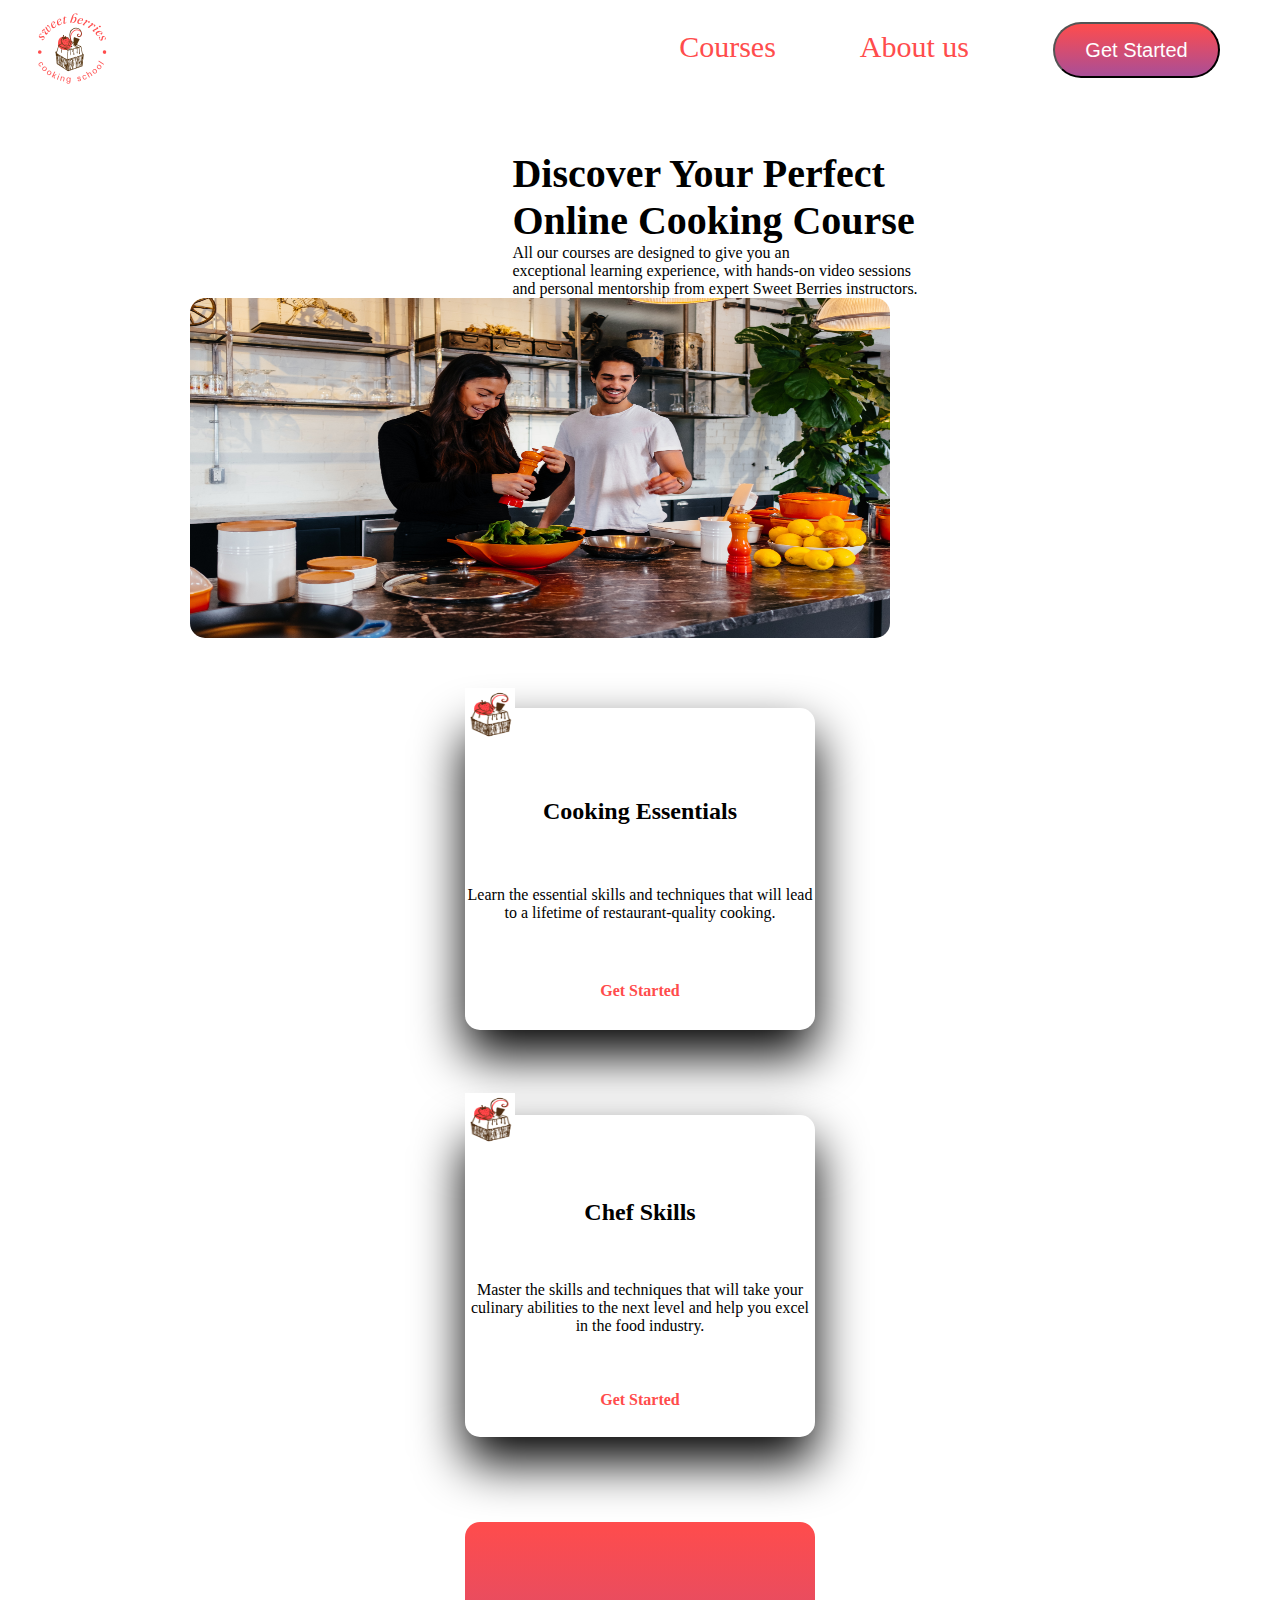
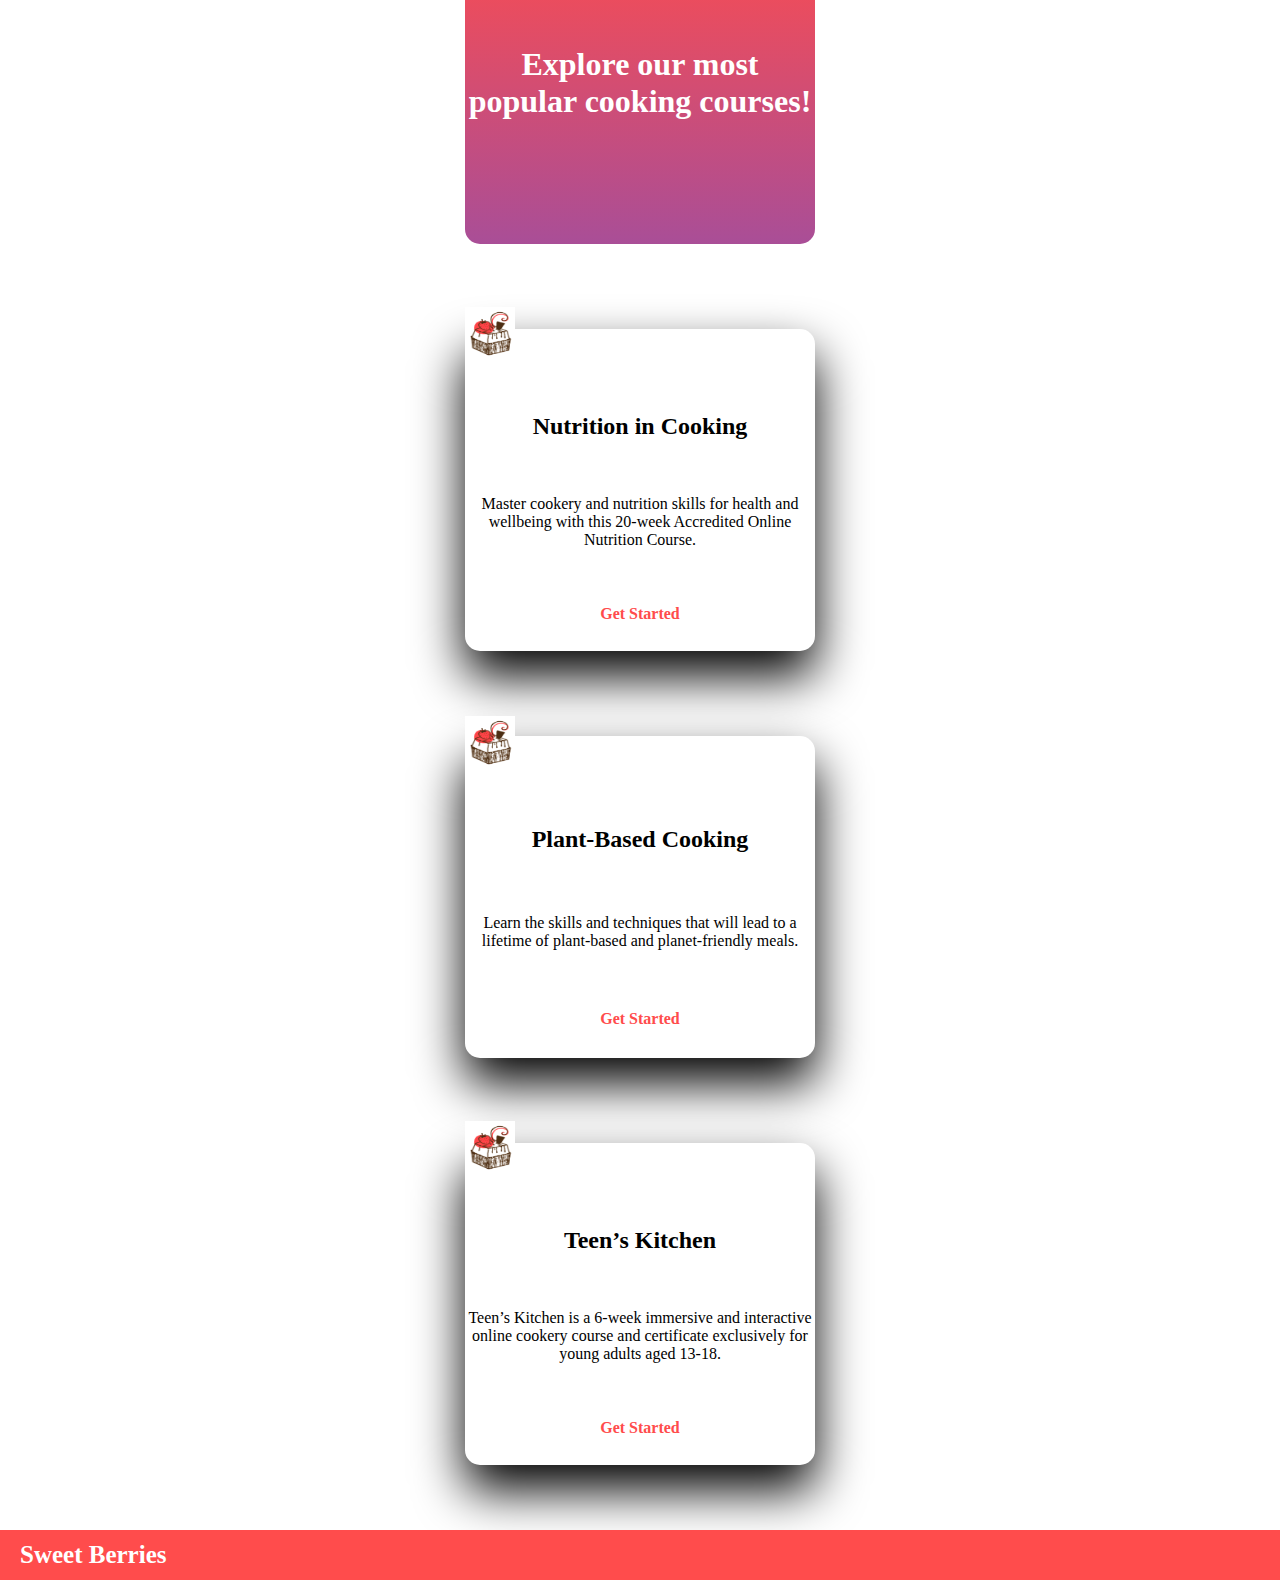
<file: index.html>
<!DOCTYPE html>
<html>

<head>
  <meta charset="utf-8">
  <meta name="viewport" content="width=device-width">
  <title>Sweet Berries Cooking School</title>
  <link href="style.css" rel="stylesheet" type="text/css" />
</head>

<body>
  <div class="gridcontainer">
    <div class="header">
        <img src="assets/logo.png">
          <div class="menu">
         <!-- <p class="burger">&#9776;</p>-->
            <label class="burger" for="menuchk">&#9776;</label>
            <input type="checkbox" id="menuchk">
          <nav>
              <a href="#">Courses</a>
              <a href="#">About us</a>
              <a href="registration.html"><button>Get Started</button></a>
          </nav>
          </div>
    </div>
    <div class="main">
        <div class="main-left">
              <h1>Discover Your Perfect<br>Online Cooking Course</h1>
              <p>All our courses are designed to give you an<br> exceptional learning experience, with hands-on video sessions<br> and personal mentorship from expert Sweet Berries instructors.</p>
        </div>
   
        <img src="assets/banner.jpg">
    </div>
      
    <div class="lowermain">
      <div class="recipe-card">
        <img src="assets/cake.png">
        <h2><strong>Cooking Essentials</strong></h2>
        <p>Learn the essential skills and techniques that will lead to a lifetime of restaurant-quality cooking.</p>
        <a href="#"><strong>Get Started</strong></a>
      </div>
      <div class="recipe-card">
        <img src="assets/cake.png">
        <h2><strong>Chef Skills</strong></h2>
        <p>Master the skills and techniques that will take your culinary abilities to the next level and help you excel in the food industry.</p>
        <a href="#"><strong>Get Started</strong></a>
      </div>
      <div class="recipe-card1">
        <h1><strong>Explore our most popular cooking courses!</strong></h1>
      </div>
      <div class="recipe-card">
        <img src="assets/cake.png">
        <h2><strong>Nutrition in Cooking</strong></h2>
        <p>Master cookery and nutrition skills for health and wellbeing with this 20-week Accredited Online Nutrition Course.</p>
        <a href="#"><strong>Get Started</strong></a>
      </div>
      <div class="recipe-card">
        <img src="assets/cake.png">
        <h2><strong>Plant-Based Cooking</strong></h2>
        <p>Learn the skills and techniques that will lead to a lifetime of plant-based and planet-friendly meals.</p>
        <a href="#"><strong>Get Started</strong></a>
      </div>
      <div class="recipe-card">
        <img src="assets/cake.png">
        <h2><strong>Teen’s Kitchen</strong></h2>
        <p>Teen’s Kitchen is a 6-week immersive and interactive online cookery course and certificate exclusively for young adults aged 13-18.</p>
        <a href="#"><strong>Get Started</strong></a>
      </div>
    </div>
    <div class="footer">
      <p><strong>Sweet Berries</strong></p>
    </div>
    
  </div>
  
 
</body>

</html>
</file>
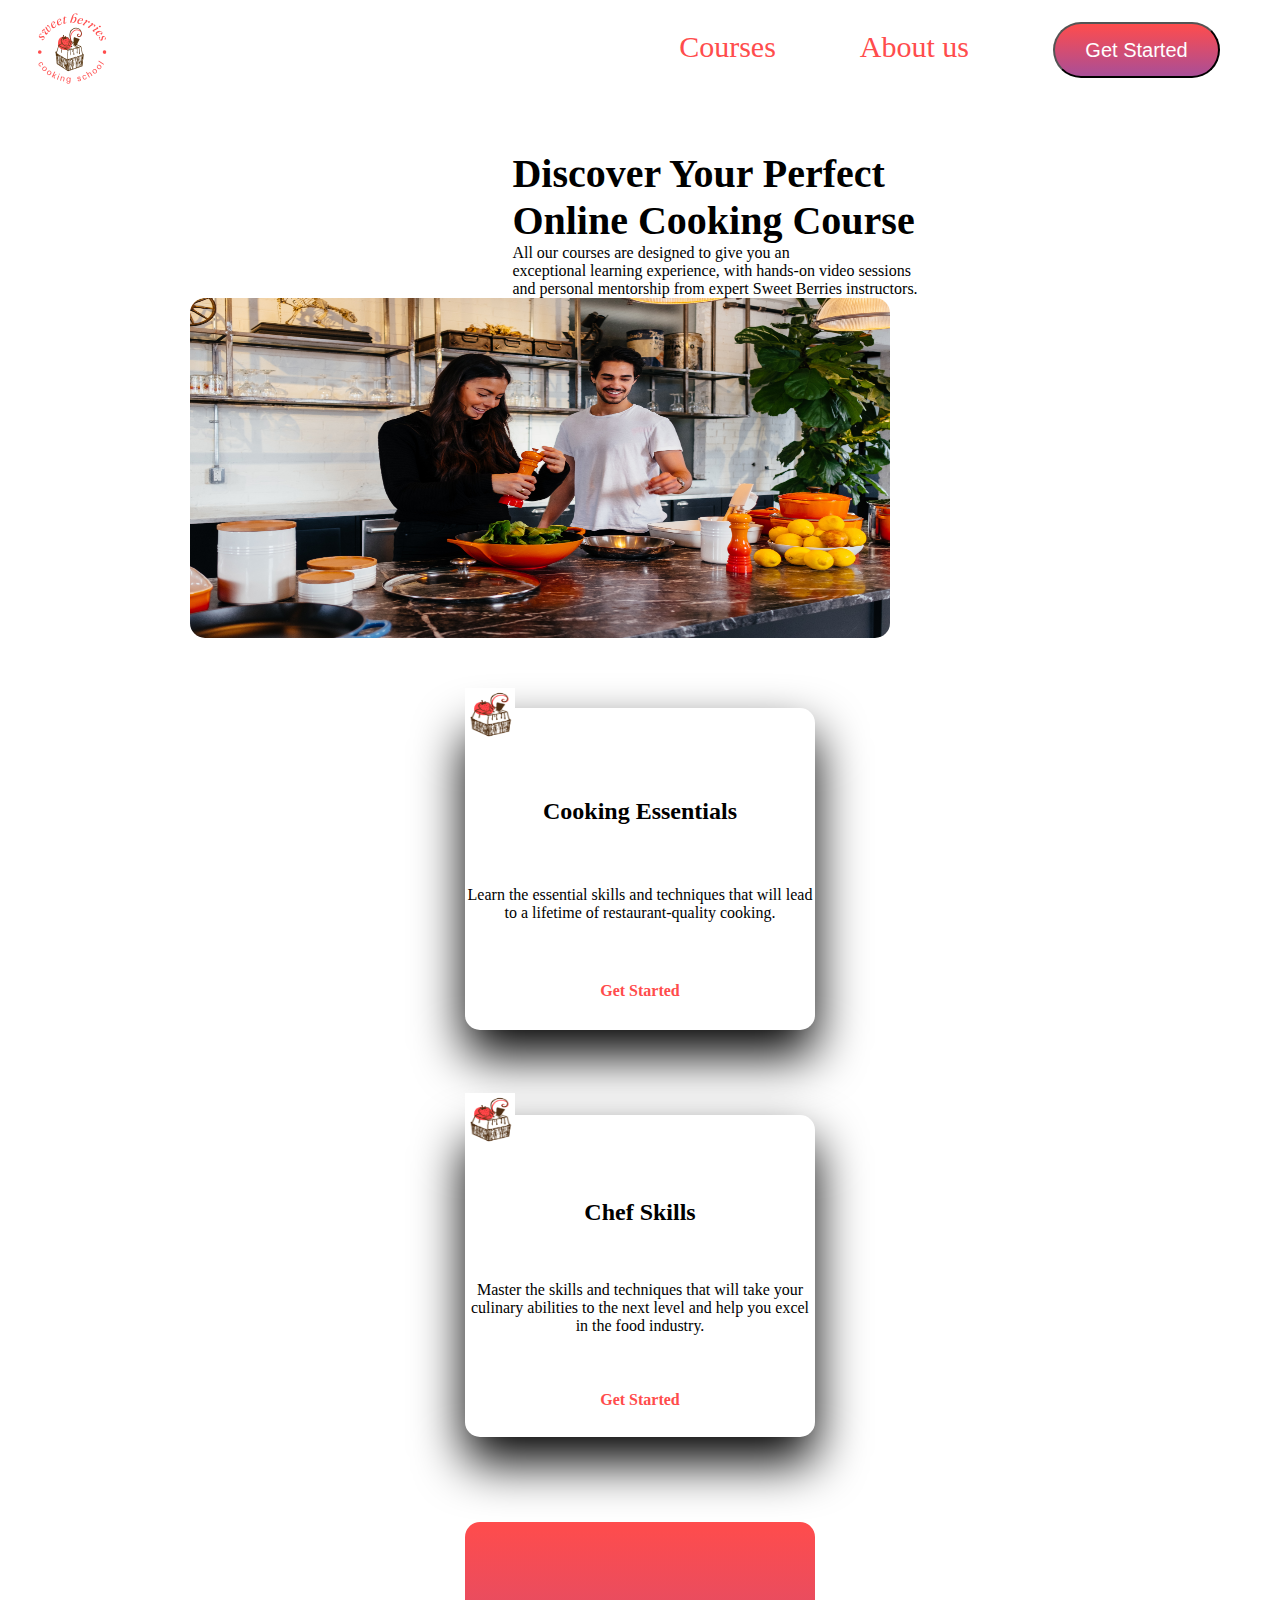
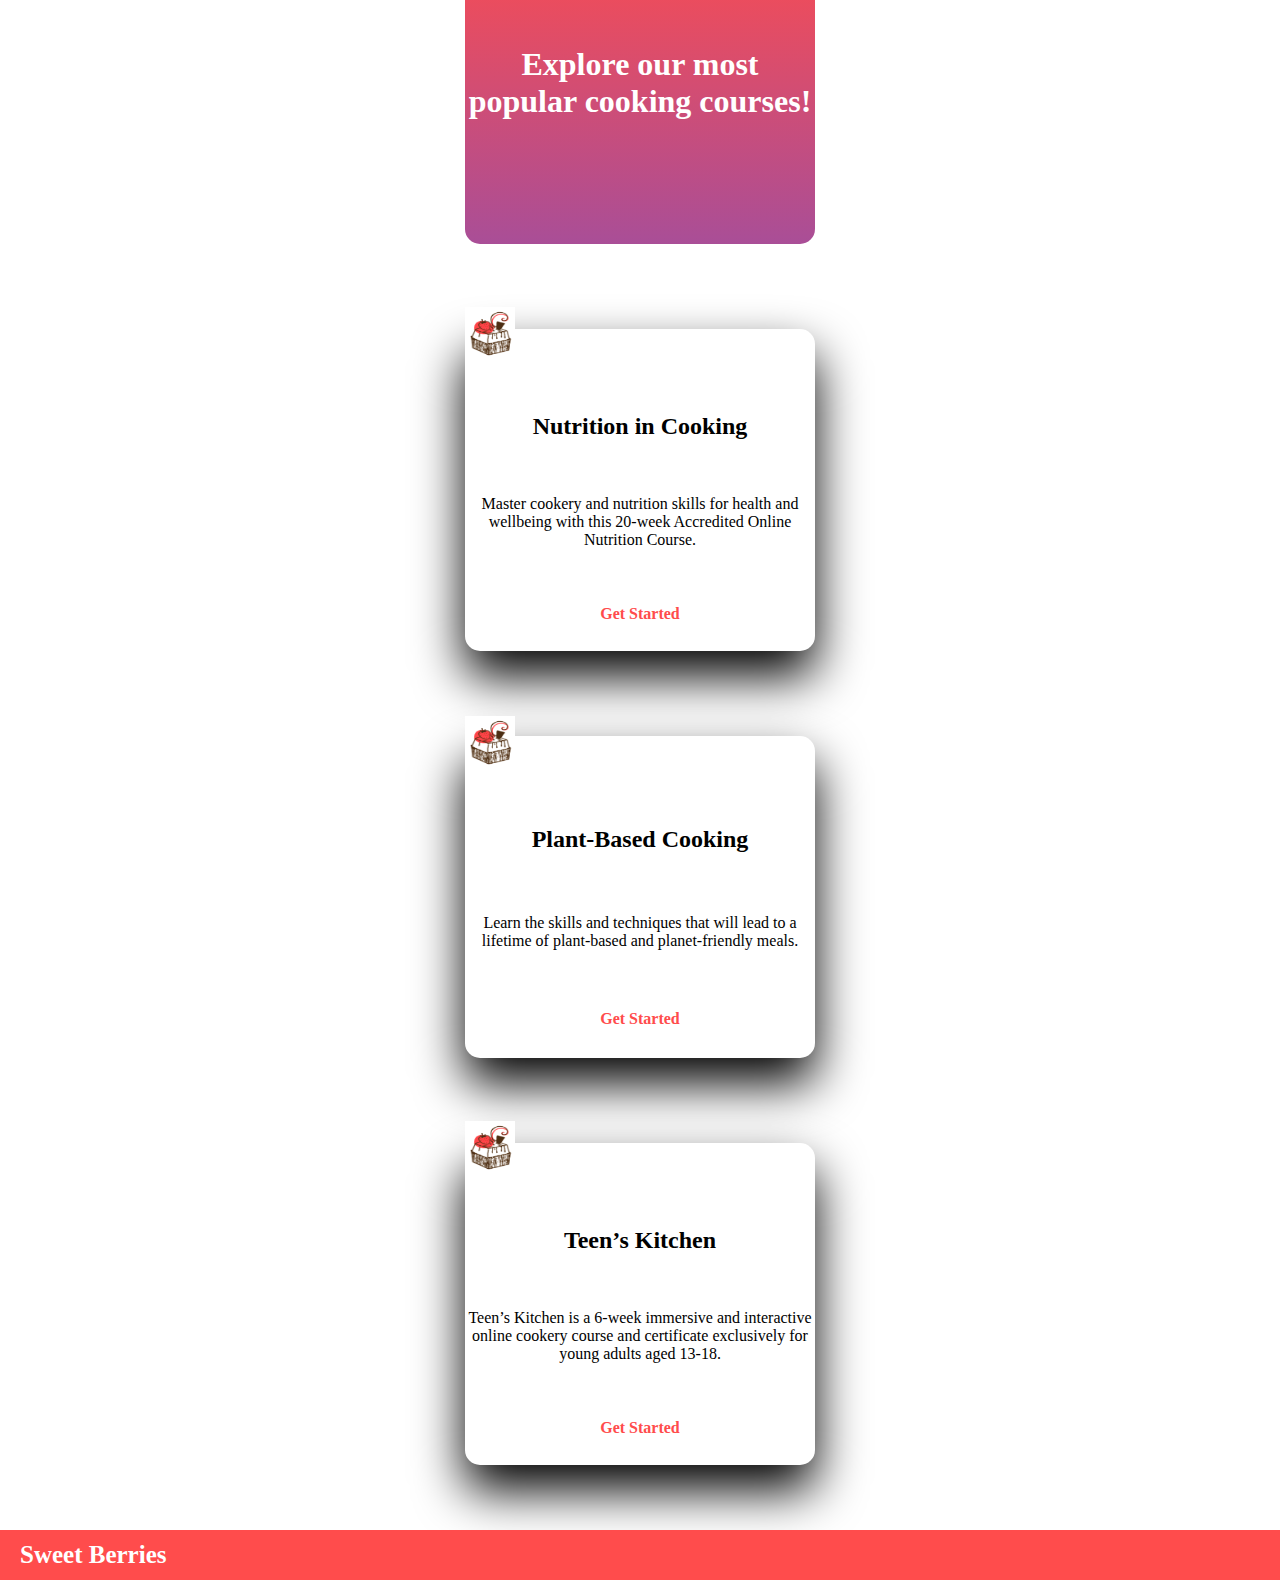
<file: Sweet-Berries-Cooking-School-LOUISPERRY3/index.html>
<!DOCTYPE html>
<html>

<head>
  <meta charset="utf-8">
  <meta name="viewport" content="width=device-width">
  <title>Sweet Berries Cooking School</title>
  <link href="style.css" rel="stylesheet" type="text/css" />
</head>

<body>
  <div class="gridcontainer">
    <div class="header">
        <img src="assets/logo.png">
          <div class="menu">
         <!-- <p class="burger">&#9776;</p>-->
            <label class="burger" for="menuchk">&#9776;</label>
            <input type="checkbox" id="menuchk">
          <nav>
              <a href="#">Courses</a>
              <a href="#">About us</a>
              <a href="#"><button>Get Started</button></a>
          </nav>
          </div>
    </div>
    <div class="main">
        <div class="main-left">
              <h1>Discover Your Perfect<br>Online Cooking Course</h1>
              <p>All our courses are designed to give you an<br> exceptional learning experience, with hands-on video sessions<br> and personal mentorship from expert Sweet Berries instructors.</p>
        </div>
   
        <img src="assets/banner.jpg">
    </div>
      
    <div class="lowermain">
      <div class="recipe-card">
        <img src="assets/cake.png">
        <h2><strong>Cooking Essentials</strong></h2>
        <p>Learn the essential skills and techniques that will lead to a lifetime of restaurant-quality cooking.</p>
        <a href="#"><strong>Get Started</strong></a>
      </div>
      <div class="recipe-card">
        <img src="assets/cake.png">
        <h2><strong>Chef Skills</strong></h2>
        <p>Master the skills and techniques that will take your culinary abilities to the next level and help you excel in the food industry.</p>
        <a href="#"><strong>Get Started</strong></a>
      </div>
      <div class="recipe-card1">
        <h1><strong>Explore our most popular cooking courses!</strong></h1>
      </div>
      <div class="recipe-card">
        <img src="assets/cake.png">
        <h2><strong>Nutrition in Cooking</strong></h2>
        <p>Master cookery and nutrition skills for health and wellbeing with this 20-week Accredited Online Nutrition Course.</p>
        <a href="#"><strong>Get Started</strong></a>
      </div>
      <div class="recipe-card">
        <img src="assets/cake.png">
        <h2><strong>Plant-Based Cooking</strong></h2>
        <p>Learn the skills and techniques that will lead to a lifetime of plant-based and planet-friendly meals.</p>
        <a href="#"><strong>Get Started</strong></a>
      </div>
      <div class="recipe-card">
        <img src="assets/cake.png">
        <h2><strong>Teen’s Kitchen</strong></h2>
        <p>Teen’s Kitchen is a 6-week immersive and interactive online cookery course and certificate exclusively for young adults aged 13-18.</p>
        <a href="#"><strong>Get Started</strong></a>
      </div>
    </div>
    <div class="footer">
      <p><strong>Sweet Berries</strong></p>
    </div>
    
  </div>
  
 
</body>

</html>
</file>
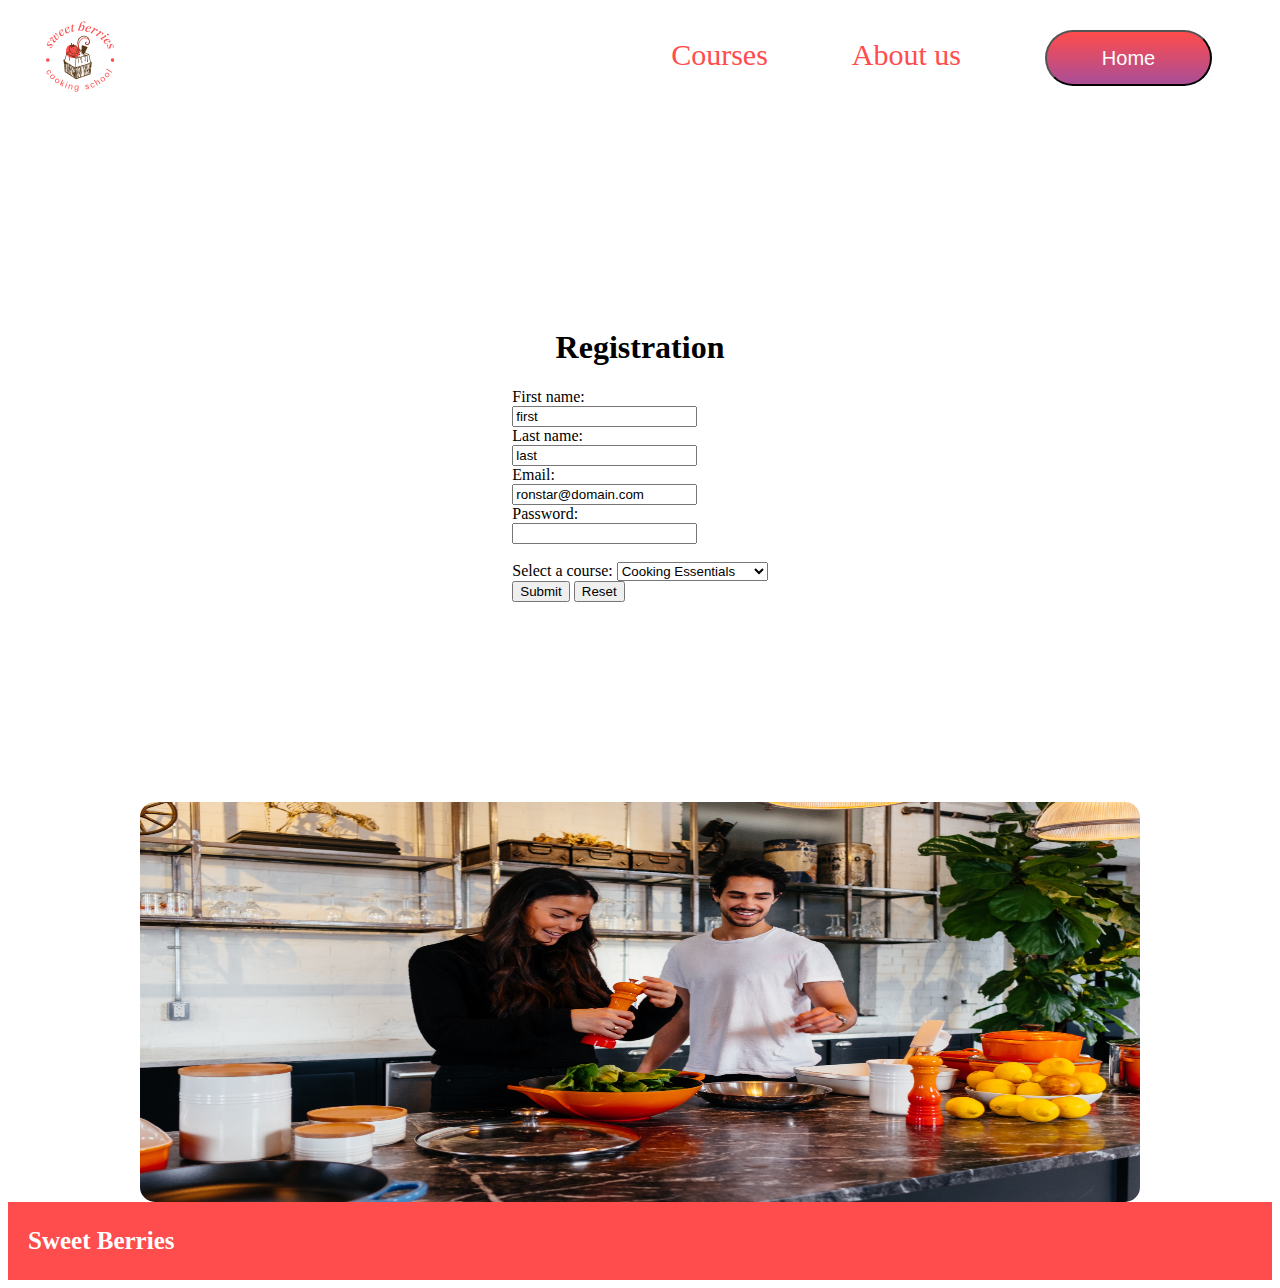
<file: registration.html>
<!DOCTYPE html>
<html lang="en">
<head>
    <meta charset="UTF-8">
    <meta http-equiv="X-UA-Compatible" content="IE=edge">
    <meta name="viewport" content="width=device-width, initial-scale=1.0">
    <link rel="stylesheet" href="registration.style.css" type="text/css" />
    <title>Document</title>
</head>
<body>
    <div class="flex-wrapper">
    <div class="header">
        <img src="assets/logo.png">
          <div class="menu">
         <!-- <p class="burger">&#9776;</p>-->
            <label class="burger" for="menuchk">&#9776;</label>
            <input type="checkbox" id="menuchk">
          <nav>
              <a href="#">Courses</a>
              <a href="#">About us</a>
              <a href="index.html"><button>Home</button></a>
          </nav>
          </div>
    </div>
    <div class="content">
    <H1>Registration</H1>
    <forms>
      <label for="fname">First name:</label><br>
      <input type="text" id="fname" name="lname" value="first"><br>
      <label for="lname">Last name:</label><br>
      <input type="text" id="lname" name="lname" value="last"><br>
      <label for="email">Email:</label><br>
      <input type="text" id="email" name="email" value="ronstar@domain.com"><br>
      <label for="password">Password:</label><br>
      <input type="text" id="password" name="password" minlength="6"><br><br>
      

      <div class="CourseSelect">
        <label for="course">Select a course:</label>
        <select class="course">
            <option>Cooking Essentials</option>
            <option>Chef Skills</option>
            <option>Nutrition in Cooking</option>
            <option>Plant=Based Cooking</option>
            <option>Teen's Kitchen</option>
        </select>
      </div>

      <div class="btnsubres">
        <button type="submit" class="btnsub">Submit</button>
        <button type="reset" class="btnres">Reset</button>
      </div>
    </forms>
    </div>
    <div class="imagefiller">
      <img src="assets/banner.jpg" alt="fillerimage">
    </div>
    <div class="footer">
        <footer>
            <p><strong>Sweet Berries</strong></p>
        </footer>
    </div>
    
</div>
</body>
</html>
</file>
<file: style.css>
*{
  margin: 0;
  padding: 0;
  box-sizing: border-box;
}

.gridcontainer{
  display: grid;
  grid-template-rows: 100px auto auto auto 50px;
  grid-template-columns: repeat(3, 1fr);
}

.header{
  background-color: white;
  grid-column: span 3;

  display: flex;
  justify-content: space-between;
  padding: 0px 20px;
  align-items: center;
}

.main{
    background-color: white;
    display: flex;
    justify-content: space-around;
    align-items: center;
  flex-wrap: wrap;
   grid-column: span 3;
  grid-row: span 1;
  margin: 50px 20px;
}

.main h1{
  font-size: 40px;
}

.main-left{
  margin-left: 150px;
}

.main img{
    width: 700px;
    height: 340px;
  border-radius: 15px;
  margin-right: 200px;
}
nav a{
  text-decoration: none;
  color: rgba(255, 76, 76, 1);
  margin: 0 40px;
  font-size: 30px;
}

nav button{
  width: 167px;
  height: 56px;
  border-radius: 28px;
  color: white;
  background: linear-gradient(180deg, #FF4C4C 0%, #A94E97 100%) ;
  font-size: 20px;
}
.header img{
  width: 100px;
  height: 100px
}

/*
.uppermain{
  background-color: white;
  grid-column: span 2;
  display: flex;
  flex-direction: column;
  justify-content: center;
  align-items: center;
}
.uppermain2{
  background-color: white;
  grid-column:span 2;
  display: flex;
  flex-direction: column;
  justify-content: center;
}
.uppermain2 img{
  width: 757px;
  height: 364px;
  border-radius: 20px;
}
*/
.lowermain{
  background-color: white;
  grid-column: span 3;
    grid-row: span 2;

  display: flex;
  flex-wrap: wrap;
  justify-content: space-around;
  
}

.recipe-card{
  width: 350px;
  height: 322px;
  
  margin: 20px 150px 65px 150px;
  display: flex;
  flex-direction: column;
  justify-content: space-around;
  text-align: center;
  border-radius: 15px;
/*   margin:  20px 150px 65px 150px; */
  box-shadow:  0px 25px 50px ;
}

.recipe-card img{
  width: 50px;
  height: 50px;
  margin-top: -50px;
}

.recipe-card a{
  text-decoration: none;
  color: rgba(255, 76, 76, 1) ;
}

.recipe-card1{
  width: 350px;
  height: 322px;
  
  margin: 20px 150px 65px 150px;
  display: flex;
  flex-direction: column;
  justify-content: space-around;
  text-align: center;
  border-radius: 15px;
  color: white;
  background: linear-gradient(180deg, #FF4C4C 0%, #A94E97 100%) ;
/*   margin: 20px 150px 65px 150px; */
  box-shadow:  0px 25px 50px ;
}

.footer{
  background-color:rgba(255, 76, 76, 1) ;
  grid-column: span 3;
  display: flex;
  justify-content: flex-start;
  align-items: center;
  color: white;
  padding-left: 20px;
  font-size: 25px;
}

.burger{
  display: none ;
}

#menuchk{
  display: none;
}


/*TABLET*/
 @media(min-width: 401px) and (max-width: 960px){
   nav{
     display: none;
   }

    #menuchk:checked + nav{
     display: flex;
     justify-content: center;
     width: 100%;
     align-items: flex-end;

     
    position: absolute; 
     top: 60px;
     left: 0;
   }

   nav a{
     font-size: 20px;
     margin-top: 30px;
   }

   nav button{
    width: 100px; 
     height: 25px;
     font-size: 10px;
   }

   .burger{
     display: block;
     color: rgba(255, 76, 76, 1);
   }


     body{
         background-color: white;
     }

   .main{
     display: flex;
     flex-wrap: wrap;
     justify-content: center;
     align-items: center;
   }
   .main img{
     margin: 20px;
     height: 450px;
     width: 500px;
   }

   .main-left{
     margin: 20px;
   }
 }



/*MOBILE*/
 @media(max-width: 400px){
   nav{
     display: none;
   }

   #menuchk:checked + nav{
     display: flex;
     flex-direction: column;
     width: 100%;
     align-items: flex-end;

     
    position: absolute; 
     top: 60px;
     left: 0;
   }

   nav button{
    width: 100px; 
     height: 25px;
     font-size: 10px;
   }

   nav a{
     font-size: 20px;
     margin: 10px 10px;
   }

   .burger{
     display: block;
     color: rgba(255, 76, 76, 1);
   }

     body{
         background-color: white;
      
     }

   .main{
     display: flex;
     flex-wrap: wrap;
     justify-content: center;
     align-items: center;
     margin-top: 60px;
   }
   .main img{
     margin: 20px;
     width: 300px;
     height: 300px;
   }

   .main-left{
     margin: 20px;
   }

   .recipe-card{
     height: 300px;
     width: 300px;
     margin: 20px 0px 20px 0px;
   }
   .recipe-card1{
     height: 300px;
     width: 300px;
     margin: 20px 0px 20px 0px;
   }

   

 }
</file>
<file: Sweet-Berries-Cooking-School-LOUISPERRY3/style.css>
*{
  margin: 0;
  padding: 0;
  box-sizing: border-box;
}

.gridcontainer{
  display: grid;
  grid-template-rows: 100px auto auto auto 50px;
  grid-template-columns: repeat(3, 1fr);
}

.header{
  background-color: white;
  grid-column: span 3;

  display: flex;
  justify-content: space-between;
  padding: 0px 20px;
  align-items: center;
}

.main{
    background-color: white;
    display: flex;
    justify-content: space-around;
    align-items: center;
  flex-wrap: wrap;
   grid-column: span 3;
  grid-row: span 1;
  margin: 50px 20px;
}

.main h1{
  font-size: 40px;
}

.main-left{
  margin-left: 150px;
}

.main img{
    width: 700px;
    height: 340px;
  border-radius: 15px;
  margin-right: 200px;
}
nav a{
  text-decoration: none;
  color: rgba(255, 76, 76, 1);
  margin: 0 40px;
  font-size: 30px;
}

nav button{
  width: 167px;
  height: 56px;
  border-radius: 28px;
  color: white;
  background: linear-gradient(180deg, #FF4C4C 0%, #A94E97 100%) ;
  font-size: 20px;
}
.header img{
  width: 100px;
  height: 100px
}

/*
.uppermain{
  background-color: white;
  grid-column: span 2;
  display: flex;
  flex-direction: column;
  justify-content: center;
  align-items: center;
}
.uppermain2{
  background-color: white;
  grid-column:span 2;
  display: flex;
  flex-direction: column;
  justify-content: center;
}
.uppermain2 img{
  width: 757px;
  height: 364px;
  border-radius: 20px;
}
*/
.lowermain{
  background-color: white;
  grid-column: span 3;
    grid-row: span 2;

  display: flex;
  flex-wrap: wrap;
  justify-content: space-around;
  
}

.recipe-card{
  width: 350px;
  height: 322px;
  
  margin: 20px 150px 65px 150px;
  display: flex;
  flex-direction: column;
  justify-content: space-around;
  text-align: center;
  border-radius: 15px;
/*   margin:  20px 150px 65px 150px; */
  box-shadow:  0px 25px 50px ;
}

.recipe-card img{
  width: 50px;
  height: 50px;
  margin-top: -50px;
}

.recipe-card a{
  text-decoration: none;
  color: rgba(255, 76, 76, 1) ;
}

.recipe-card1{
  width: 350px;
  height: 322px;
  
  margin: 20px 150px 65px 150px;
  display: flex;
  flex-direction: column;
  justify-content: space-around;
  text-align: center;
  border-radius: 15px;
  color: white;
  background: linear-gradient(180deg, #FF4C4C 0%, #A94E97 100%) ;
/*   margin: 20px 150px 65px 150px; */
  box-shadow:  0px 25px 50px ;
}

.footer{
  background-color:rgba(255, 76, 76, 1) ;
  grid-column: span 3;
  display: flex;
  justify-content: flex-start;
  align-items: center;
  color: white;
  padding-left: 20px;
  font-size: 25px;
}

.burger{
  display: none ;
}

#menuchk{
  display: none;
}


/*TABLET*/
 @media(min-width: 401px) and (max-width: 960px){
   nav{
     display: none;
   }

    #menuchk:checked + nav{
     display: flex;
     justify-content: center;
     width: 100%;
     align-items: flex-end;

     
    position: absolute; 
     top: 60px;
     left: 0;
   }

   nav a{
     font-size: 20px;
     margin-top: 30px;
   }

   nav button{
    width: 100px; 
     height: 25px;
     font-size: 10px;
   }

   .burger{
     display: block;
     color: rgba(255, 76, 76, 1);
   }


     body{
         background-color: white;
     }

   .main{
     display: flex;
     flex-wrap: wrap;
     justify-content: center;
     align-items: center;
   }
   .main img{
     margin: 20px;
     height: 450px;
     width: 500px;
   }

   .main-left{
     margin: 20px;
   }
 }



/*MOBILE*/
 @media(max-width: 400px){
   nav{
     display: none;
   }

   #menuchk:checked + nav{
     display: flex;
     flex-direction: column;
     width: 100%;
     align-items: flex-end;

     
    position: absolute; 
     top: 60px;
     left: 0;
   }

   nav button{
    width: 100px; 
     height: 25px;
     font-size: 10px;
   }

   nav a{
     font-size: 20px;
     margin: 10px 10px;
   }

   .burger{
     display: block;
     color: rgba(255, 76, 76, 1);
   }

     body{
         background-color: white;
      
     }

   .main{
     display: flex;
     flex-wrap: wrap;
     justify-content: center;
     align-items: center;
     margin-top: 60px;
   }
   .main img{
     margin: 20px;
     width: 300px;
     height: 300px;
   }

   .main-left{
     margin: 20px;
   }

   .recipe-card{
     height: 300px;
     width: 300px;
     margin: 20px 0px 20px 0px;
   }
   .recipe-card1{
     height: 300px;
     width: 300px;
     margin: 20px 0px 20px 0px;
   }

   

 }
</file>
<file: registration.style.css>
.header{
    background-color: white;
    display: flex;
    justify-content: space-between;
    padding: 0px 20px;
    align-items: center;
  }
  nav a{
    text-decoration: none;
    color: rgba(255, 76, 76, 1);
    margin: 0 40px;
    font-size: 30px;
  }
  
  nav button{
    width: 167px;
    height: 56px;
    border-radius: 28px;
    color: white;
    background: linear-gradient(180deg, #FF4C4C 0%, #A94E97 100%) ;
    font-size: 20px;
  }
  .header img{
    width: 100px;
    height: 100px
  }
  .burger{
    display: none ;
  }
  
  #menuchk{
    display: none;
  }
  .content{
    display: flex;
    flex-direction: column;
    justify-content: center;
    align-items: center;
    padding-top: 200px;
  }
  .imagefiller{
    display: flex;
    justify-content: center;
    padding-top: 200px;
    
  }
 img{
  display: flex;
  justify-content: center;
  width: 1000px;
    height: 400px;
  border-radius: 15px;
  
}
  .footer{
    margin-top: auto;
    background-color:rgba(255, 76, 76, 1) ;
    display: flex;
    justify-content: flex-start;
    align-items: center;
    color: white;
    padding-left: 20px;
    font-size: 25px;
  }
  .flex-wrapper{
    display: flex;
    min-height: 100vh;
    flex-direction: column;
  }
</file>
